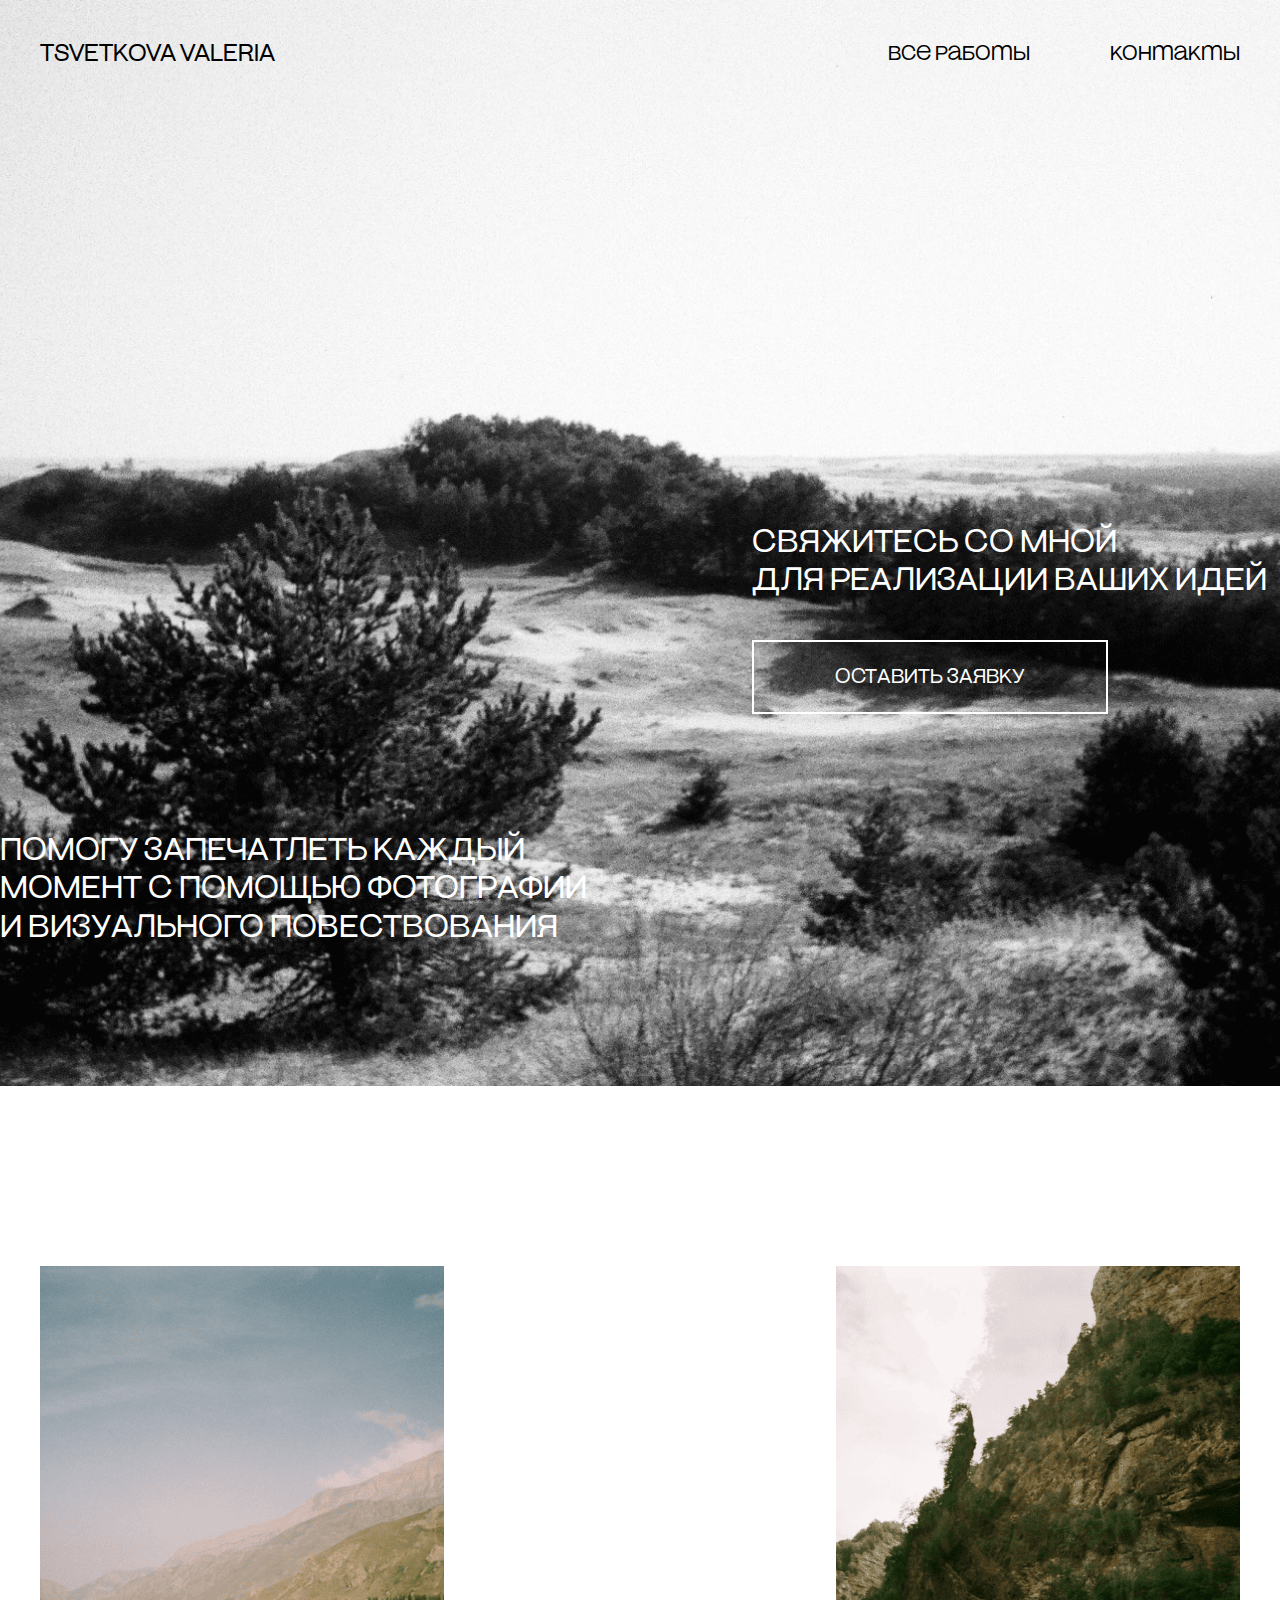
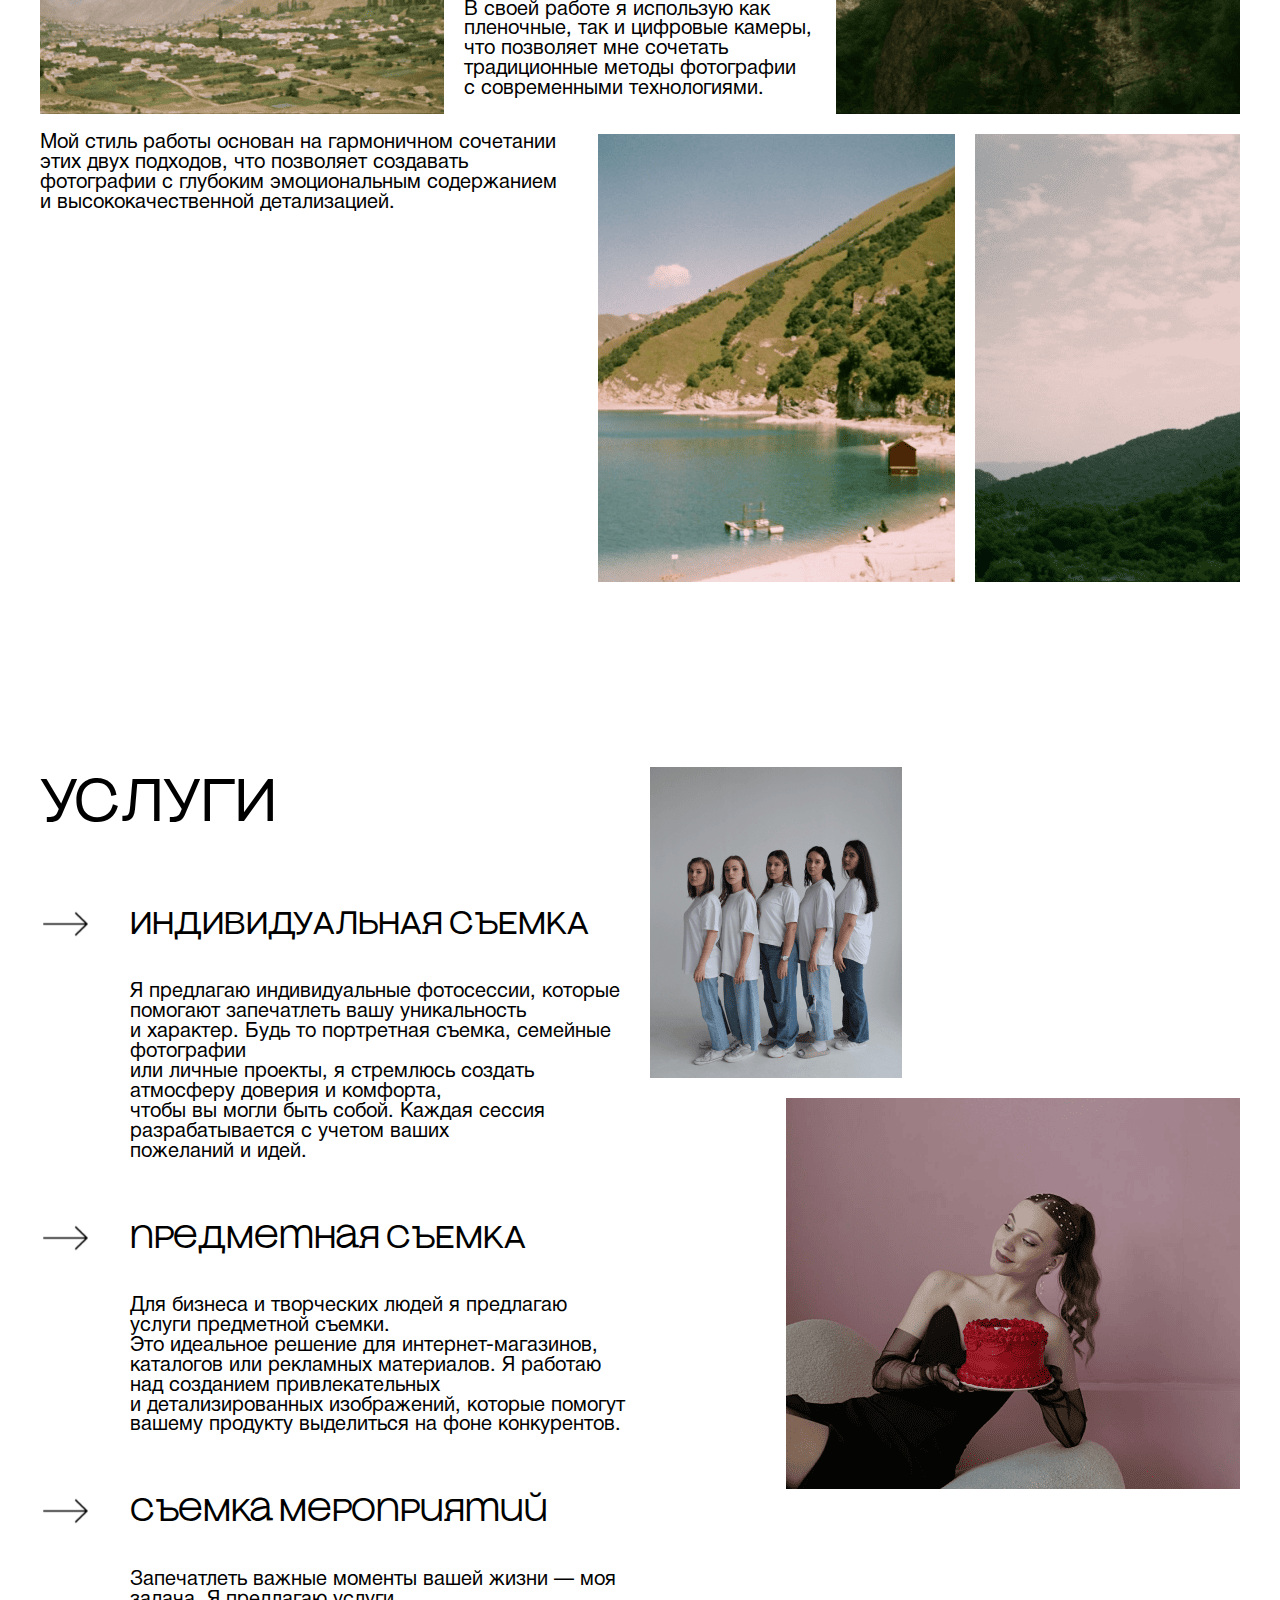
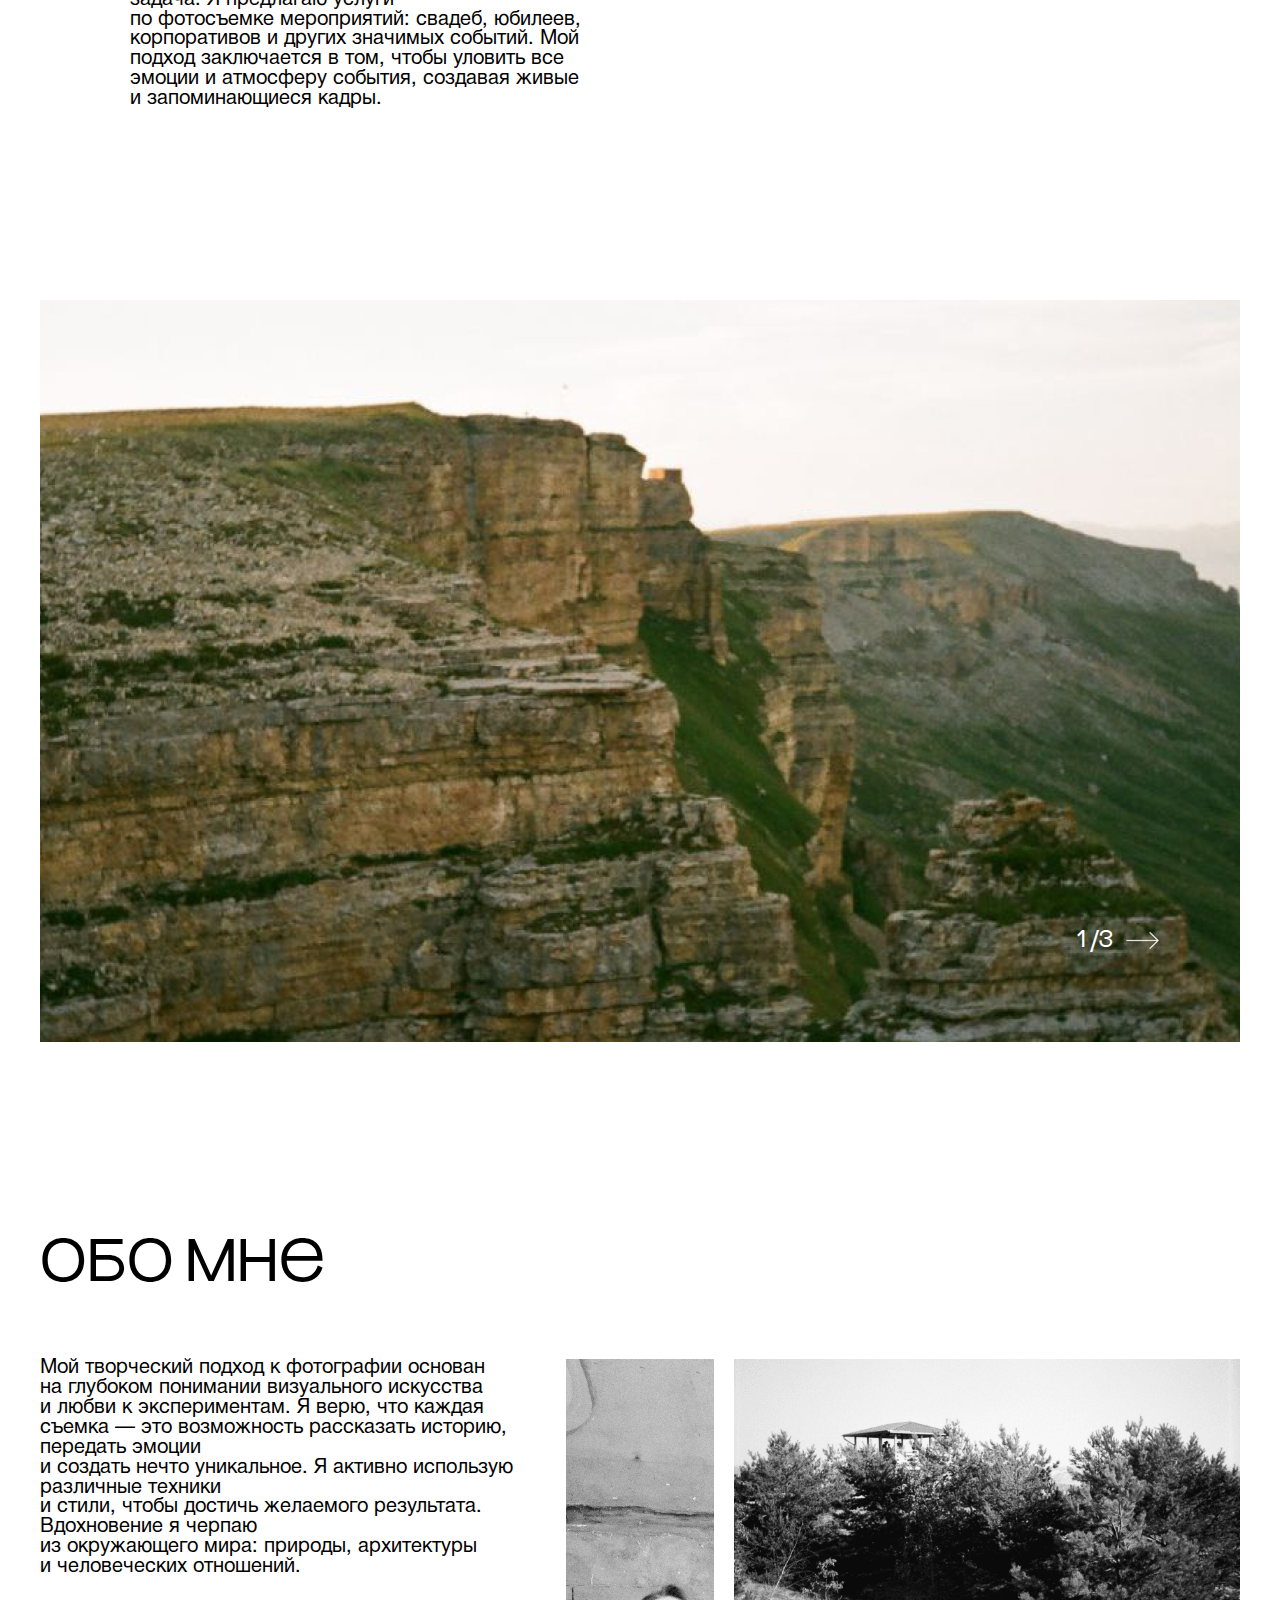
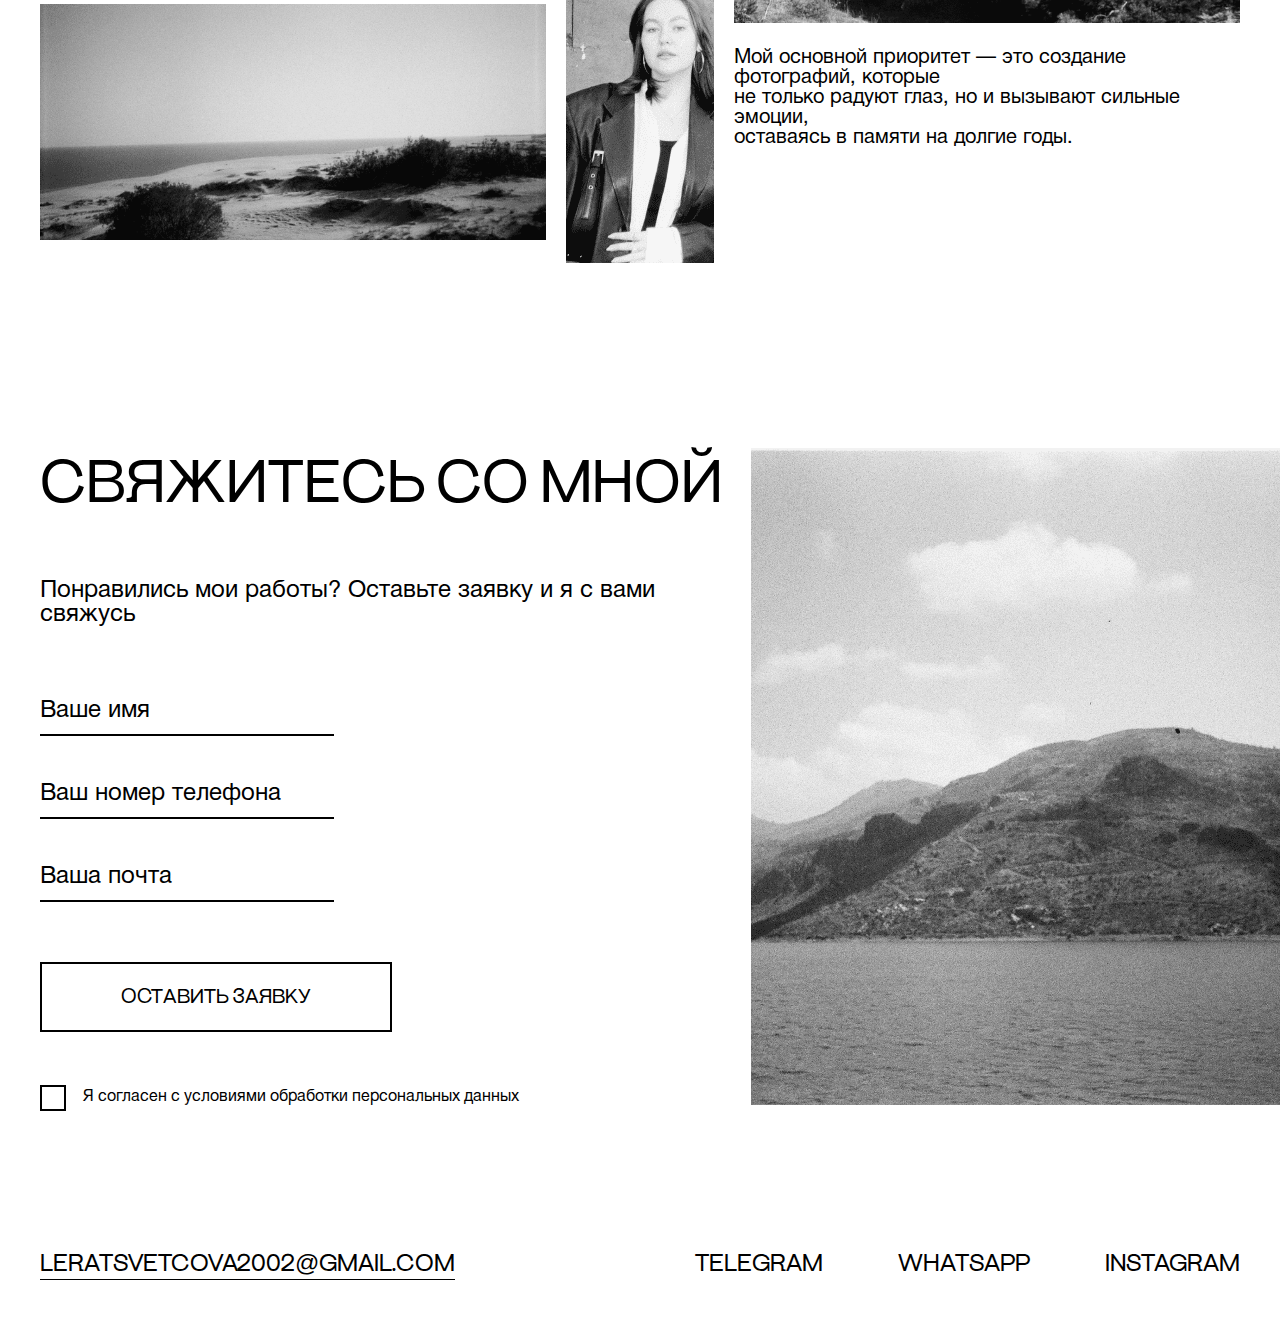
<file: index.html>
<!DOCTYPE html>
<html lang="ru">
  <head>
    <meta charset="UTF-8" />
    <meta name="viewport" content="width=device-width, initial-scale=1.0" />
    <link rel="stylesheet" href="./css/index.css" />
    <title>Портфолио фотографа</title>
  </head>
  <body>
    <div class="page">
      <header class="header">
        <div class="container">
          <div class="header__wrapper">
            <a href="index.html" class="header__logo">TSVETKOVA VALERIA</a>
            <nav>
              <ul class="header__links">
                <li>
                  <a href="works.html">все работы</a>
                </li>
                <li>
                  <a href="contacts.html">контакты</a>
                </li>
              </ul>
            </nav>
          </div>
        </div>
      </header>
      <main>
        <section class="promo">
          <div class="promo__wrapper">
            <div class="promo__inner">
              <div class="promo__top">
                <h3>
                  СВЯЖИТЕСЬ СО&nbsp;МНОЙ<br />
                  ДЛЯ РЕАЛИЗАЦИИ ВАШИХ ИДЕЙ
                </h3>
                <a class="promo__button" href="#contact">ОСТАВИТЬ ЗАЯВКУ</a>
              </div>
              <div class="promo__bottom">
                <h3>
                  ПОМОГУ ЗАПЕЧАТЛЕТЬ КАЖДЫЙ<br />
                  МОМЕНТ С&nbsp;ПОМОЩЬЮ ФОТОГРАФИИ<br />
                  И&nbsp;ВИЗУАЛЬНОГО ПОВЕСТВОВАНИЯ
                </h3>
              </div>
            </div>
          </div>
        </section>
        <section class="concept">
          <div class="container">
            <div class="concept__wrapper">
              <div class="concept__top">
                <div class="concept__image">
                  <img src="./images/concept-1.png" alt="rfhnbyrf" />
                </div>
                <p>
                  В&nbsp;своей работе я&nbsp;использую как пленочные, так
                  и&nbsp;цифровые камеры, что позволяет мне сочетать
                  традиционные методы фотографии<br />
                  с&nbsp;современными технологиями.
                </p>
                <div class="concept__image">
                  <img src="./images/concept-2.png" alt="rfhnbyrf" />
                </div>
              </div>
              <div class="concept__bottom">
                <p>
                  Мой стиль работы основан на&nbsp;гармоничном сочетании этих
                  двух подходов, что позволяет создавать фотографии
                  с&nbsp;глубоким эмоциональным содержанием<br />
                  и&nbsp;высококачественной детализацией.
                </p>
                <div class="concept__image-main">
                  <img src="./images/concept-3.png" alt="rfhnbyrf" />
                </div>
                <div class="concept__image">
                  <img src="./images/concept-4.png" alt="rfhnbyrf" />
                </div>
              </div>
            </div>
          </div>
        </section>
        <section class="services">
          <div class="container">
            <div class="services__wrapper">
              <div class="services__text">
                <h2>УСЛУГИ</h2>
                <div class="services__items">
                  <div class="services__item">
                    <svg
                      width="60"
                      height="60"
                      viewBox="0 0 60 60"
                      fill="none"
                      xmlns="http://www.w3.org/2000/svg"
                      xmlns:xlink="http://www.w3.org/1999/xlink"
                    >
                      <rect
                        x="60"
                        y="60"
                        width="60"
                        height="60"
                        transform="rotate(-180 60 60)"
                        fill="url(#pattern0_7_44)"
                      />
                      <defs>
                        <pattern
                          id="pattern0_7_44"
                          patternContentUnits="objectBoundingBox"
                          width="1"
                          height="1"
                        >
                          <use
                            xlink:href="#image0_7_44"
                            transform="scale(0.00195312)"
                          />
                        </pattern>
                        <image
                          id="image0_7_44"
                          width="512"
                          height="512"
                          xlink:href="[data-uri]"
                        />
                      </defs>
                    </svg>
                    <div class="services__item-text">
                      <h3>ИНДИВИДУАЛЬНАЯ СЪЕМКА</h3>
                      <p>
                        Я&nbsp;предлагаю индивидуальные фотосессии, которые
                        помогают запечатлеть вашу уникальность и&nbsp;характер.
                        Будь то&nbsp;портретная съемка, семейные фотографии<br />
                        или личные проекты, я&nbsp;стремлюсь создать атмосферу
                        доверия и&nbsp;комфорта,<br />
                        чтобы вы&nbsp;могли быть собой. Каждая сессия
                        разрабатывается с&nbsp;учетом ваших<br />
                        пожеланий и&nbsp;идей.
                      </p>
                    </div>
                  </div>
                  <div class="services__item">
                    <svg
                      width="60"
                      height="60"
                      viewBox="0 0 60 60"
                      fill="none"
                      xmlns="http://www.w3.org/2000/svg"
                      xmlns:xlink="http://www.w3.org/1999/xlink"
                    >
                      <rect
                        x="60"
                        y="60"
                        width="60"
                        height="60"
                        transform="rotate(-180 60 60)"
                        fill="url(#pattern0_7_44)"
                      />
                      <defs>
                        <pattern
                          id="pattern0_7_44"
                          patternContentUnits="objectBoundingBox"
                          width="1"
                          height="1"
                        >
                          <use
                            xlink:href="#image0_7_44"
                            transform="scale(0.00195312)"
                          />
                        </pattern>
                        <image
                          id="image0_7_44"
                          width="512"
                          height="512"
                          xlink:href="[data-uri]"
                        />
                      </defs>
                    </svg>
                    <div class="services__item-text">
                      <h3>предметная СЪЕМКА</h3>
                      <p>
                        Для бизнеса и&nbsp;творческих людей я&nbsp;предлагаю
                        услуги предметной съемки.<br />
                        Это идеальное решение для
                        <nobr>интернет-магазинов</nobr>, каталогов или рекламных
                        материалов. Я&nbsp;работаю над созданием привлекательных
                        и&nbsp;детализированных изображений, которые помогут
                        вашему продукту выделиться на&nbsp;фоне конкурентов.
                      </p>
                    </div>
                  </div>
                  <div class="services__item">
                    <svg
                      width="60"
                      height="60"
                      viewBox="0 0 60 60"
                      fill="none"
                      xmlns="http://www.w3.org/2000/svg"
                      xmlns:xlink="http://www.w3.org/1999/xlink"
                    >
                      <rect
                        x="60"
                        y="60"
                        width="60"
                        height="60"
                        transform="rotate(-180 60 60)"
                        fill="url(#pattern0_7_44)"
                      />
                      <defs>
                        <pattern
                          id="pattern0_7_44"
                          patternContentUnits="objectBoundingBox"
                          width="1"
                          height="1"
                        >
                          <use
                            xlink:href="#image0_7_44"
                            transform="scale(0.00195312)"
                          />
                        </pattern>
                        <image
                          id="image0_7_44"
                          width="512"
                          height="512"
                          xlink:href="[data-uri]"
                        />
                      </defs>
                    </svg>
                    <div class="services__item-text">
                      <h3>съемка мероприятий</h3>
                      <p>
                        Запечатлеть важные моменты вашей жизни&nbsp;&mdash; моя
                        задача. Я&nbsp;предлагаю услуги<br />
                        по&nbsp;фотосъемке мероприятий: свадеб, юбилеев,
                        корпоративов и&nbsp;других значимых событий. Мой подход
                        заключается в&nbsp;том, чтобы уловить все эмоции
                        и&nbsp;атмосферу события, создавая живые
                        и&nbsp;запоминающиеся кадры.
                      </p>
                    </div>
                  </div>
                </div>
              </div>
              <div class="services__photo">
                <div class="services__top-img">
                  <img src="./images/services-1.png" alt="фото" />
                </div>
                <div class="services__bott-img">
                  <img src="./images/services-2.png" alt="фото" />
                </div>
              </div>
            </div>
          </div>
        </section>
        <section class="gallery">
          <div class="container">
            <div class="gallery__wrapper">
              <div class="gallery__container">
                <img
                  id="slider-image"
                  src="./images/gallery-3.png"
                  alt="картинка"
                />
              </div>
              <div class="gallery__btn">
                <div id="counter">1 /3</div>
                <svg
                  id="arrow-button"
                  width="37"
                  height="23"
                  viewBox="0 0 37 23"
                  fill="none"
                  xmlns="http://www.w3.org/2000/svg"
                  xmlns:xlink="http://www.w3.org/1999/xlink"
                >
                  <rect
                    x="37"
                    y="23"
                    width="37"
                    height="23"
                    transform="rotate(-180 37 23)"
                    fill="url(#pattern0_7_38)"
                  />
                  <defs>
                    <pattern
                      id="pattern0_7_38"
                      patternContentUnits="objectBoundingBox"
                      width="1"
                      height="1"
                    >
                      <use
                        xlink:href="#image0_7_38"
                        transform="matrix(0.00195312 0 0 0.00314198 0 -0.304348)"
                      />
                    </pattern>
                    <image
                      id="image0_7_38"
                      width="512"
                      height="512"
                      xlink:href="[data-uri]"
                    />
                  </defs>
                </svg>
              </div>
            </div>
          </div>
        </section>
        <section class="about">
          <div class="container">
            <div class="about__wrapper">
              <h2>обо мне</h2>
              <div class="about__inner">
                <div class="about__item">
                  <p>
                    Мой творческий подход к&nbsp;фотографии основан
                    на&nbsp;глубоком понимании визуального искусства
                    и&nbsp;любви к&nbsp;экспериментам. Я&nbsp;верю, что каждая
                    съемка&nbsp;&mdash; это возможность рассказать историю,
                    передать эмоции<br />
                    и&nbsp;создать нечто уникальное. Я&nbsp;активно использую
                    различные техники<br />
                    и&nbsp;стили, чтобы достичь желаемого результата.
                    Вдохновение я&nbsp;черпаю<br />
                    из&nbsp;окружающего мира: природы, архитектуры<br />
                    и&nbsp;человеческих отношений.
                  </p>
                  <img src="./images/about-1.png" alt="фото" />
                </div>
                <div class="about__photo">
                  <img src="./images/about-2.png" alt="фото" />
                </div>
                <div class="about__item about__item-reverse">
                  <p>
                    Мой основной приоритет&nbsp;&mdash; это создание фотографий,
                    которые<br />
                    не&nbsp;только радуют глаз, но&nbsp;и&nbsp;вызывают сильные
                    эмоции,<br />
                    оставаясь в&nbsp;памяти на&nbsp;долгие годы.
                  </p>
                  <img src="./images/about-3.png" alt="фото" />
                </div>
              </div>
            </div>
          </div>
        </section>
        <section id="contact" class="contact">
          <div class="contact__wrapper">
            <div class="contact__text">
              <h2>СВЯЖИТЕСЬ СО МНОЙ</h2>
              <h4>
                Понравились мои работы? Оставьте заявку и я с вами свяжусь
              </h4>
              <form class="contact__form" id="submitForm">
                <input
                  type="text"
                  name="name"
                  placeholder="Ваше имя"
                  required
                />
                <input
                  type="number"
                  name="phone"
                  placeholder="Ваш номер телефона"
                  id="phone"
                />
                <input
                  type="email"
                  name="email"
                  placeholder="Ваша почта"
                  required
                />
                <button type="submit" disabled id="send-button">
                  ОСТАВИТЬ ЗАЯВКУ
                </button>
                <div class="contact__agreement">
                  <span id="agreement-checkbox">
                    <img
                      class="contact__check"
                      src="./icons/check.svg"
                      alt="чек"
                    />
                  </span>
                  <h5>Я согласен с условиями обработки персональных данных</h5>
                </div>
              </form>
            </div>
            <div class="contact__image">
              <img src="./images/contact.png" alt="картинка" />
            </div>
          </div>
        </section>
      </main>
      <footer class="footer">
        <div class="container">
          <div class="footer__wrapper">
            <a class="footer__link" href="mailto:LERATSVETCOVA2002@GMAIL.COM"
              >LERATSVETCOVA2002@GMAIL.COM</a
            >
            <nav>
              <ul class="footer__list">
                <li>
                  <a href="https://t.me/+79117992448" target="_blank"
                    >TELEGRAM</a
                  >
                </li>
                <li>
                  <a href="https://wa.me/+79117992448" target="_blank"
                    >WHATSAPP</a
                  >
                </li>
                <li>
                  <a href="https://www.instagram.com/valesssaa/" target="_blank"
                    >INSTAGRAM</a
                  >
                </li>
              </ul>
            </nav>
          </div>
        </div>
      </footer>
    </div>
    <script src="./js/index.js"></script>
  </body>
</html>
</file>
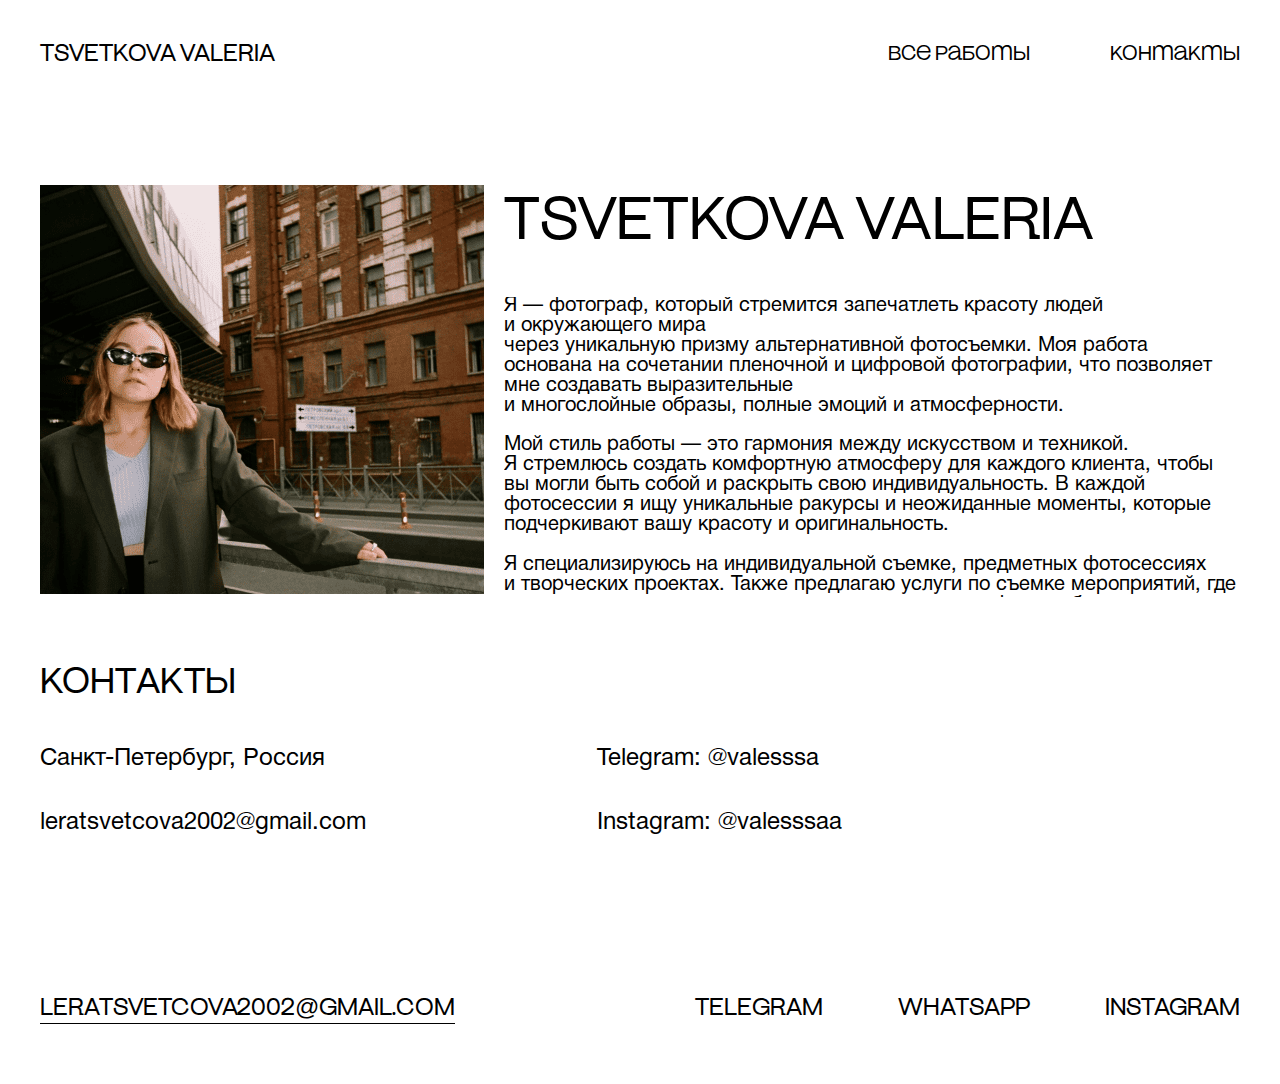
<file: contacts.html>
<!DOCTYPE html>
<html lang="ru">
  <head>
    <meta charset="UTF-8" />
    <meta name="viewport" content="width=device-width, initial-scale=1.0" />
    <link rel="stylesheet" href="./css/index.css" />
    <title>Контакты</title>
  </head>
  <body>
    <div class="page">
      <header class="header">
        <div class="container">
          <div class="header__wrapper">
            <a href="index.html" class="header__logo">TSVETKOVA VALERIA</a>
            <nav>
              <ul class="header__links">
                <li>
                  <a href="works.html">все работы</a>
                </li>
                <li>
                  <a href="contacts.html">контакты</a>
                </li>
              </ul>
            </nav>
          </div>
        </div>
      </header>
      <main>
        <section class="contacts">
          <div class="container">
            <div class="contacts__wrapper">
              <div class="contacts__top">
                <div class="contacts__top-image">
                  <img src="./images/contacts__top.png" alt="фото" />
                </div>
                <div class="contacts__text">
                  <h2>TSVETKOVA VALERIA</h2>
                  <div class="contacts__text-inner">
                    <p>
                      Я&nbsp;&mdash; фотограф, который стремится запечатлеть
                      красоту людей и&nbsp;окружающего мира<br />
                      через уникальную призму альтернативной фотосъемки. Моя
                      работа основана на&nbsp;сочетании пленочной
                      и&nbsp;цифровой фотографии, что позволяет мне создавать
                      выразительные<br />
                      и&nbsp;многослойные образы, полные эмоций
                      и&nbsp;атмосферности.
                    </p>
                    <p>
                      Мой стиль работы&nbsp;&mdash; это гармония между
                      искусством и&nbsp;техникой. Я&nbsp;стремлюсь создать
                      комфортную атмосферу для каждого клиента, чтобы
                      вы&nbsp;могли быть собой и&nbsp;раскрыть свою
                      индивидуальность. В&nbsp;каждой фотосессии я&nbsp;ищу
                      уникальные ракурсы и&nbsp;неожиданные моменты, которые
                      подчеркивают вашу красоту и&nbsp;оригинальность.
                    </p>
                    <p>
                      Я&nbsp;специализируюсь на&nbsp;индивидуальной съемке,
                      предметных фотосессиях и&nbsp;творческих проектах. Также
                      предлагаю услуги по&nbsp;съемке мероприятий, где моя
                      цель&nbsp;&mdash; запечатлеть искренние эмоции
                      и&nbsp;атмосферу события.
                    </p>
                    <p>
                      Давайте вместе создадим нечто удивительное, что останется
                      с&nbsp;вами на&nbsp;всю жизнь
                    </p>
                  </div>
                </div>
              </div>
              <div class="contacts__bottom">
                <h6>КОНТАКТЫ</h6>
                <div class="contacts__items">
                  <ul class="contacts__list">
                    <li>Санкт-Петербург, Россия</li>
                    <li>
                      <a href="mailto:leratsvetcova2002@gmail.com"
                        >leratsvetcova2002@gmail.com</a
                      >
                    </li>
                  </ul>
                  <ul class="contacts__list">
                    <li>
                      <a target="_blank" href="https://t.me/+79117992448"
                        >Telegram: @valesssa</a
                      >
                    </li>
                    <li>
                      <a
                        target="_blank"
                        href="https://www.instagram.com/valesssaa/"
                        >Instagram: @valesssaa</a
                      >
                    </li>
                  </ul>
                </div>
              </div>
            </div>
          </div>
        </section>
      </main>
      <footer class="footer">
        <div class="container">
          <div class="footer__wrapper">
            <a class="footer__link" href="mailto:LERATSVETCOVA2002@GMAIL.COM"
              >LERATSVETCOVA2002@GMAIL.COM</a
            >
            <nav>
              <ul class="footer__list">
                <li>
                  <a href="https://t.me/+79117992448" target="_blank"
                    >TELEGRAM</a
                  >
                </li>
                <li>
                  <a href="https://wa.me/+79117992448" target="_blank"
                    >WHATSAPP</a
                  >
                </li>
                <li>
                  <a href="https://www.instagram.com/valesssaa/" target="_blank"
                    >INSTAGRAM</a
                  >
                </li>
              </ul>
            </nav>
          </div>
        </div>
      </footer>
    </div>
    <script src="./js/index.js"></script>
  </body>
</html>
</file>
<file: css/index.css>
@font-face {
  font-family: "Gothic60";
  src: url("../fonts/Gothic60-Regular.otf") format("opentype");
  font-weight: normal;
  font-style: normal;
}
@font-face {
  font-family: "HelveticaNeueCyr";
  src: url("../fonts/HelveticaNeueCyr Roman.otf") format("opentype");
  font-weight: normal;
  font-style: normal;
}
@font-face {
  font-family: "HelveticaNeueCyr";
  src: url("../fonts/HelveticaNeueCyr UltraLight Italic.otf") format("opentype");
  font-weight: 100;
  font-style: italic;
}

@font-face {
  font-family: "HelveticaNeueCyr";
  src: url("../fonts/HelveticaNeueCyr Thin.otf") format("opentype");
  font-weight: 200;
  font-style: normal;
}

@font-face {
  font-family: "HelveticaNeueCyr";
  src: url("../fonts/HelveticaNeueCyr Black.otf") format("opentype");
  font-weight: 900;
  font-style: normal;
}
* {
  margin: 0;
  padding: 0;
}
html {
  scroll-behavior: smooth;
}
a {
  text-decoration: none;
}
ul {
  list-style-type: none;
  margin: 0;
  padding: 0;
}
h1,
h2,
h3,
h4,
h5,
h6,
p {
  margin: 0;
}
button {
  border: none;
  cursor: pointer;
}
.page {
  -webkit-font-smoothing: antialiased;
  -moz-osx-font-smoothing: grayscale;
  -webkit-text-size-adjust: 100%;
  -ms-text-size-adjust: 100%;
  -moz-text-size-adjust: 100%;
}
.container {
  max-width: 1920px;
  width: 100%;
  padding-left: 40px;
  padding-right: 40px;
  box-sizing: border-box;
}
.header {
  width: 100%;
  position: absolute;
  top: 0;
  left: 0;
}
.header__wrapper {
  width: 100%;
  display: flex;
  align-items: center;
  justify-content: space-between;
  margin-top: 40px;
}
.header__logo {
  font-family: "Gothic60", sans-serif;
  font-weight: 400;
  font-size: 24px;
  line-height: 28.8px;
  text-transform: uppercase;
  color: #000000;
}
.header__links {
  display: flex;
  align-items: center;
  gap: 80px;
}
.header__links li a {
  font-family: "Gothic60", sans-serif;
  font-weight: 400;
  font-size: 20px;
  line-height: 24px;
  color: #000000;
  transition: all 0.2s ease-out;
}
.header__links li a:hover {
  opacity: 0.7;
}
.promo {
  width: 100%;
  background: url(../images/promo.png);
  background-repeat: no-repeat;
  background-size: cover;
  background-position: center center;
}
.promo__wrapper {
  height: 100%;
  display: flex;
  padding-bottom: 140px;
  box-sizing: border-box;
}
.promo__inner {
  max-width: 1458px;
  width: 100%;
  display: flex;
  flex-direction: column;
  gap: 117px;
  margin: 523px auto 0;
}
.promo__top {
  max-width: 528px;
  width: 100%;
  display: flex;
  flex-direction: column;
  gap: 40px;
  align-self: flex-end;
}
h2 {
  font-family: "Gothic60", sans-serif;
  font-weight: 400;
  font-size: 60px;
  line-height: 72px;
  color: #000000;
}
h3 {
  font-family: "Gothic60", sans-serif;
  font-weight: 400;
  font-size: 32px;
  line-height: 38.4px;
  color: #ffffff;
}
h4 {
  font-family: "HelveticaNeueCyr", sans-serif;
  font-weight: 400;
  font-size: 24px;
  line-height: 23.88px;
  color: #000000;
}
h5 {
  font-family: "HelveticaNeueCyr", sans-serif;
  font-weight: 400;
  font-size: 16px;
  line-height: 15.92px;
  color: #000000;
}
h6 {
  font-family: "Gothic60", sans-serif;
  font-weight: 400;
  font-size: 36px;
  line-height: 43.2px;
  color: #000000;
}
.promo__button {
  width: 352px;
  height: 70px;
  border: 2px solid #ffffff;
  display: flex;
  align-items: center;
  justify-content: center;
  font-family: "Gothic60", sans-serif;
  font-weight: 400;
  font-size: 20px;
  line-height: 24px;
  color: #ffffff;
}
.promo__bottom {
  max-width: 592px;
  width: 100%;
}
.concept {
  width: 100%;
}
.concept__wrapper {
  padding-top: 180px;
  box-sizing: border-box;
  display: flex;
  flex-direction: column;
  gap: 20px;
}
.concept__top {
  display: flex;
  align-items: flex-end;
  gap: 20px;
}
.concept__image {
  width: 538px;
  height: 448px;
}
.concept__image img {
  width: 100%;
  height: 100%;
  object-fit: cover;
}
p {
  font-family: "HelveticaNeueCyr", sans-serif;
  font-weight: 400;
  font-size: 20px;
  line-height: 19.9px;
  color: #000000;
}
.concept__top p {
  max-width: 352px;
  width: 100%;
  margin-bottom: 14px;
}
.concept__bottom {
  display: flex;
  gap: 20px;
}
.concept__bottom p {
  max-width: 538px;
  width: 100%;
}
.concept__image-main {
  width: 724px;
  height: 448px;
}
.concept__image-main img {
  width: 100%;
  height: 100%;
  object-fit: cover;
}
.services {
  width: 100%;
}
.services__wrapper {
  width: 100%;
  padding-top: 185px;
  box-sizing: border-box;
  display: flex;
  justify-content: space-between;
  gap: 20px;
}
.services__text {
  max-width: 890px;
  width: 100%;
  display: flex;
  flex-direction: column;
  gap: 55px;
}
.services__items {
  display: flex;
  flex-direction: column;
  gap: 45px;
}
.services__item {
  display: flex;
  gap: 39px;
}
.services__item-text {
  display: flex;
  flex-direction: column;
  gap: 40px;
  max-width: 811px;
  width: 100%;
  margin-top: 11px;
}
.services__item-text h3 {
  color: #000000;
}
.services__photo {
  max-width: 624px;
  width: 100%;
  display: flex;
  flex-direction: column;
  gap: 20px;
}
.services__top-img {
  width: 252px;
  height: 311px;
}
.services__top-img img {
  width: 100%;
  height: 100%;
  object-fit: cover;
}
.services__bott-img {
  width: 454px;
  height: 391px;
  align-self: flex-end;
}
.services__bott-img img {
  width: 100%;
  height: 100%;
  object-fit: cover;
}
.gallery {
  width: 100%;
}
.gallery__wrapper {
  padding-top: 190px;
  box-sizing: border-box;
  position: relative;
}

.gallery__container {
  width: 100%;
  height: 742px;
  overflow: hidden;
}

.gallery__container img {
  width: 100%;
  height: 100%;
  object-fit: cover;
}
#counter {
  width: 47px;
  font-family: "Gothic60", sans-serif;
  font-weight: 400;
  font-size: 24px;
  line-height: 28.8px;
  color: #ffffff;
}
#arrow-button {
  cursor: pointer;
}
.gallery__btn {
  display: flex;
  align-items: center;
  position: absolute;
  right: 79px;
  bottom: 87px;
}
.about {
  width: 100%;
}
.about__wrapper {
  padding-top: 185px;
  box-sizing: border-box;
  display: flex;
  flex-direction: column;
  gap: 60px;
}
.about__inner {
  display: flex;
  align-items: flex-start;
  gap: 20px;
}
.about__item {
  max-width: 724px;
  width: 100%;
  display: flex;
  flex-direction: column;
  gap: 26px;
}
.about__item-reverse {
  flex-direction: column-reverse;
}
.about__item img {
  width: 100%;
  height: 100%;
  object-fit: cover;
}
.about__photo {
  width: 352px;
  height: 504px;
}
.about__photo img {
  width: 100%;
  height: 100%;
  object-fit: cover;
}
.about__image-reverse {
  height: 378px;
}
.contact {
  width: 100%;
}
.contact__wrapper {
  padding-top: 185px;
  padding-bottom: 139px;
  padding-left: 40px;
  box-sizing: border-box;
  display: flex;
  justify-content: space-between;
  gap: 20px;
}
.contact__text {
  max-width: 756px;
  width: 100%;
  display: flex;
  flex-direction: column;
}
.contact__text h4 {
  margin-top: 60px;
}
.contact__form {
  width: 481px;
  display: flex;
  flex-direction: column;
  margin-top: 60px;
}
input {
  width: 294.01px;
  height: 46px;
  border: none;
  border-bottom: 2px solid #000000;
  outline: none;
}
input:not(:nth-child(3)) {
  margin-bottom: 35px;
}
input,
input::placeholder {
  font-family: "HelveticaNeueCyr", sans-serif;
  font-weight: 400;
  font-size: 24px;
  line-height: 23.88px;
  color: #000000;
}
input:focus::placeholder {
  color: transparent;
}
.contact__form button {
  width: 352px;
  height: 70px;
  display: flex;
  align-items: center;
  justify-content: center;
  border: 2px solid #000000;
  font-family: "Gothic60", sans-serif;
  font-weight: 400;
  font-size: 20px;
  line-height: 24px;
  color: #000000;
  margin-top: 60px;
  background: transparent;
}
.contact__agreement {
  display: flex;
  align-items: center;
  gap: 17px;
  margin-top: 53px;
}
.contact__agreement span {
  width: 22px;
  height: 22px;
  border: 2px solid #000000;
  cursor: pointer;
}
.contact__check {
  width: 100%;
  height: 100%;
  object-fit: contain;
  display: none;
}
.contact__agreement span.active .contact__check {
  display: block;
}
.contact__image {
  width: 950px;
  height: 657px;
}
.contact__image img {
  width: 100%;
  height: 100%;
  object-fit: cover;
}
.footer {
  width: 100%;
}
.footer__wrapper {
  width: 100%;
  display: flex;
  align-items: center;
  justify-content: space-between;
  padding-bottom: 60px;
  box-sizing: border-box;
}
.footer__link {
  font-family: "Gothic60", sans-serif;
  font-weight: 400;
  font-size: 24px;
  line-height: 28.8px;
  color: #000000;
  border-bottom: 1px solid #000000;
  transition: all 0.2s ease-out;
}
.footer__link:hover {
  opacity: 0.7;
}
.footer__list {
  display: flex;
  align-items: center;
  gap: 75px;
}
.footer__list li a {
  font-family: "Gothic60", sans-serif;
  font-weight: 400;
  font-size: 24px;
  line-height: 28.8px;
  color: #000000;
  transition: all 0.2s ease-out;
}
.footer__list li a:hover {
  opacity: 0.7;
}
/********works*********/
.works {
  width: 100%;
}
.works__wrapper {
  display: flex;
  flex-direction: column;
  gap: 20px;
  padding-top: 185px;
  padding-bottom: 148px;
  box-sizing: border-box;
}
.works__top {
  display: flex;
  gap: 20px;
}
.works__top img {
  width: calc((100% - 20px) / 2);
  height: 100%;
  object-fit: cover;
}
.works__bott {
  display: flex;
  gap: 20px;
}
.works__bott-left {
  max-width: 538px;
  width: 100%;
  display: flex;
  flex-direction: column;
  gap: 20px;
}
.works__bott-left img {
  width: 100%;
  height: 100%;
  object-fit: cover;
}
.works__bott-right {
  max-width: 724px;
  width: 100%;
  display: flex;
  flex-direction: column;
  gap: 20px;
}
.works__bott-top {
  display: flex;
  gap: 20px;
}
/*****contacts*****/
.contacts {
  width: 100%;
}
.contacts__wrapper {
  padding-top: 185px;
  padding-bottom: 158px;
  box-sizing: border-box;
  display: flex;
  flex-direction: column;
  gap: 64px;
}
.contacts__top {
  display: flex;
  gap: 20px;
}
.contacts__top-image {
  width: 724px;
  height: 409px;
}
.contacts__top img {
  width: 100%;
  height: 100%;
  object-fit: cover;
}
.contacts__text {
  max-width: 910px;
  width: 100%;
  display: flex;
  flex-direction: column;
  gap: 40px;
}
.contacts__text-inner {
  display: flex;
  flex-direction: column;
  gap: 20px;
  height: 300px;
  overflow: auto;
}
.contacts__bottom {
  display: flex;
  flex-direction: column;
  gap: 44px;
}
.contacts__items {
  display: flex;
  gap: 231px;
}
.contacts__list {
  display: flex;
  flex-direction: column;
  gap: 40px;
}
.contacts__list li,
.contacts__list li a {
  font-family: "HelveticaNeueCyr", sans-serif;
  font-weight: 400;
  font-size: 24px;
  line-height: 23.88px;
  color: #000000;
  transition: all 0.2s ease-out;
}
.contacts__list li a:hover {
  opacity: 0.7;
}
/*****оверлей*****/
.overlay {
  position: fixed;
  top: 0;
  left: 0;
  width: 100%;
  height: 100%;
  background-color: rgba(0, 0, 0, 0.7); /* Темный фон */
  display: none; /* Скрыт по умолчанию */
  justify-content: center;
  align-items: center;
  z-index: 1000;
}
.overlay__content {
  position: relative;
  background-color: white;
  padding: 20px;
}
.overlay__image {
  max-width: 80vw;
  max-height: 80vh;
  display: block;
}
#overlay-close {
  position: absolute;
  top: -30px;
  right: -30px;
  font-size: 35px;
  cursor: pointer;
  color: #ffffff;
}
.overlay.active {
  display: flex;
}
</file>
